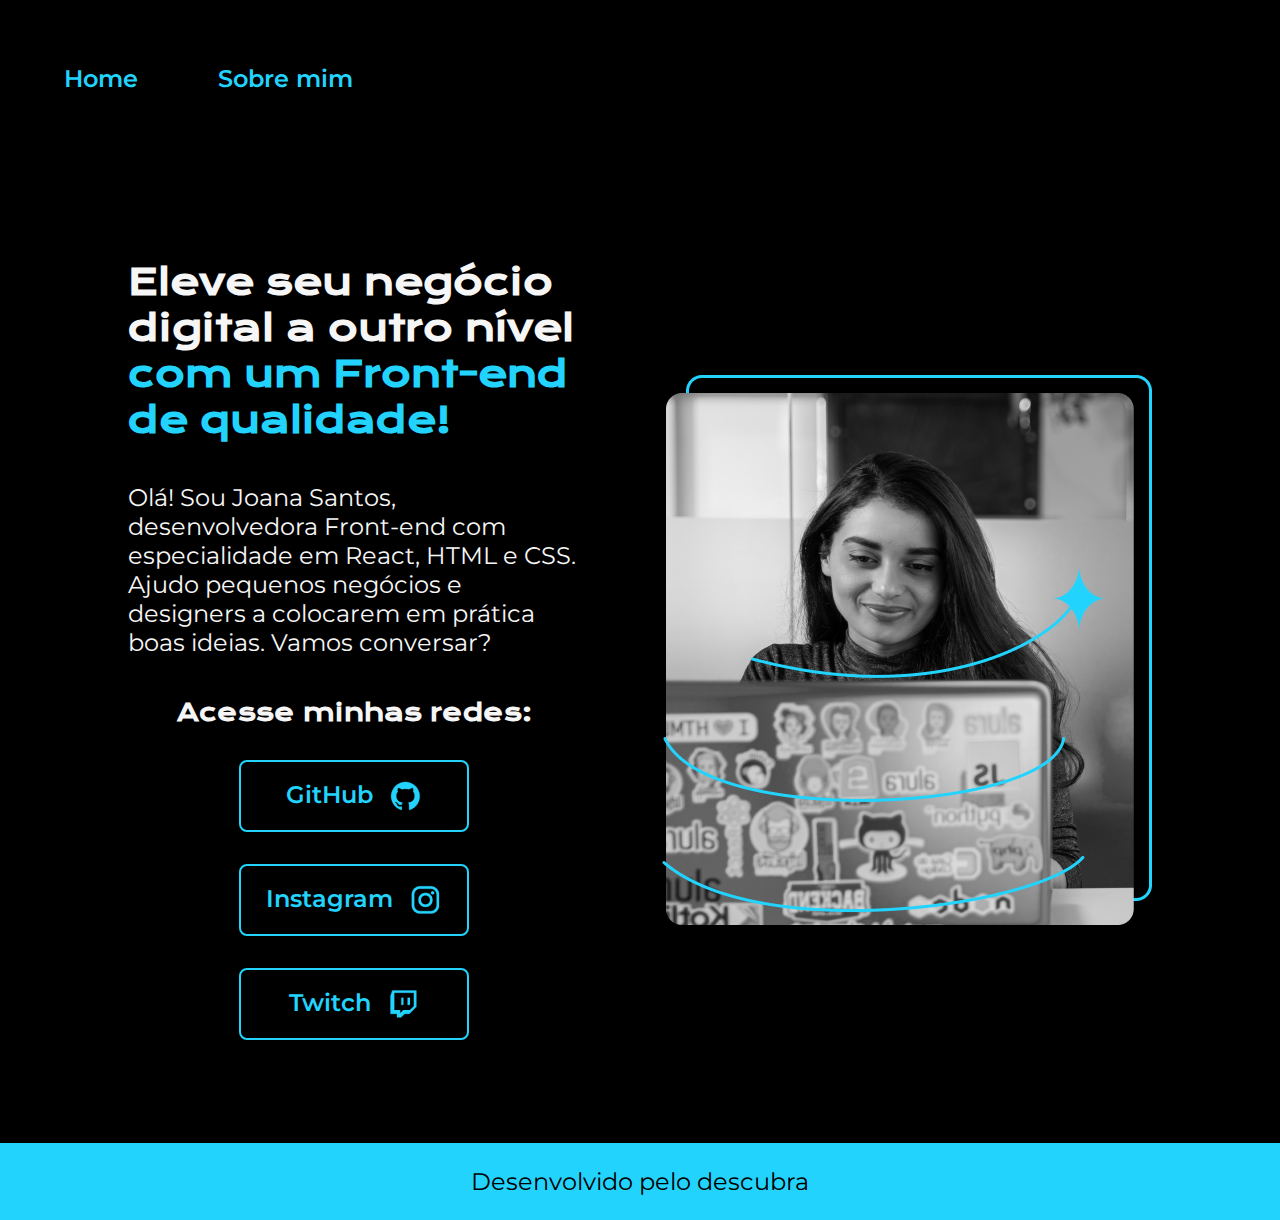
<file: index.html>
<!DOCTYPE html>
<html lang="pt-br">

<head>
    <meta charset="UTF-8">
    <meta http-equiv="X-UA-Compatible" content="IE=edge">
    <meta name="viewport" content="width=device-width, initial-scale=1.0">
    <title>Portifolio</title>
    <link rel="stylesheet" href="/Styles/style.css">
</head>

<body>
    <header class="cabecalho">
        <nav class="cabecalho__menu">
            <a class="cabecalho__menu__link" href="index.html">Home</a>
            <a class="cabecalho__menu__link" href="about.html">Sobre mim</a>
        </nav>
    </header>
    <main class="apresentacao">
        <section class="apresentacao__conteudo">
            <h1 class="apresentacao__conteudo__titulo">Eleve seu negócio digital a outro nível <strong 
            class="titulo-destaque">com um Front-end de qualidade!
            </strong></h1>
            <p class="apresentacao__conteudo__texto">Olá! Sou Joana Santos, desenvolvedora
            Front-end com especialidade em React, HTML e
            CSS. Ajudo pequenos negócios e designers a
            colocarem em prática boas ideias. Vamos
            conversar?</p>
            <div class="apresentacao__links">
                <h2 class="apresentacao__links__subtitulo"><strong>Acesse minhas redes:</strong></h2>
                <a class="apresentacao__links__navegacao" href="https://github.com/guilhermeonrails">GitHub
                    <img src="assets/github.png" alt="Logo do github">
                </a>
                <a class="apresentacao__links__navegacao" href="https://instagram.com/rafaballerini">Instagram
                    <img src="assets/instagram.png" alt="Logo do instagram">
                </a>
                <a class="apresentacao__links__navegacao" href="https://instagram.com/rafaballerini">Twitch
                    <img src="assets/twitch.png" alt="Logo da twitch">
                </a>
            </div>
        </section>
        <img class="apresentacao__imagem" src="Imagem.png" alt="Foto da Joana Santos programando">
    </main>
    <footer class="rodape">
        <p >Desenvolvido pelo descubra</p>
    </footer>
</body>

</html>
</file>
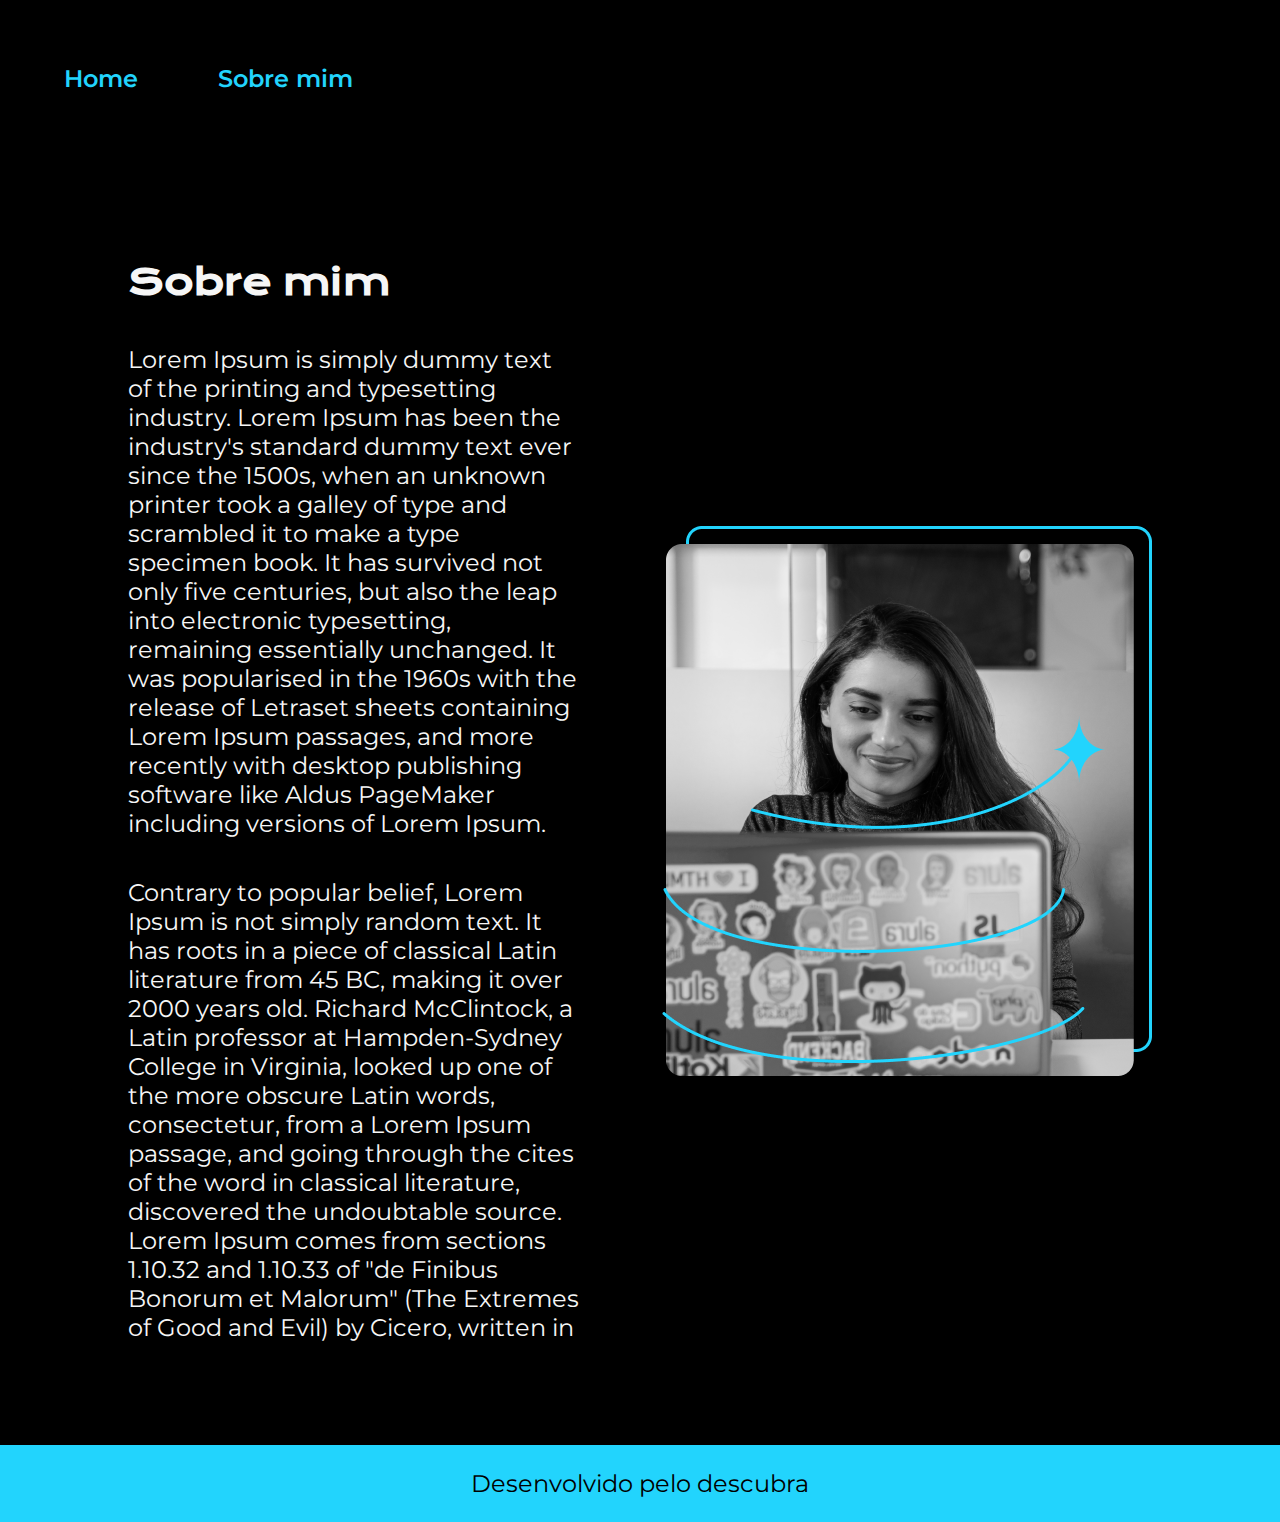
<file: about.html>
<!DOCTYPE html>
<html lang="pt-br">
<head>
    <meta charset="UTF-8">
    <meta http-equiv="X-UA-Compatible" content="IE=edge">
    <meta name="viewport" content="width=device-width, initial-scale=1.0">
    <title>Sobre mim</title>
    <link rel="stylesheet" href="/Styles/style.css">
</head>
    <body>
     <header class="cabecalho">
        <nav class="cabecalho__menu">
            <a class="cabecalho__menu__link" href="index.html">Home</a>
            <a class="cabecalho__menu__link" href="about.html">Sobre mim</a>
        </nav>
    </header>
     <main class="apresentacao">
        <section class="apresentacao__conteudo">
            <h1 class="apresentacao__conteudo__titulo">Sobre mim</h1>
            <p class="apresentacao__conteudo__texto">Lorem Ipsum is simply dummy text of the printing and typesetting industry. Lorem Ipsum has been the industry's standard dummy text ever since the 1500s, when an unknown printer took a galley of type and scrambled it to make a type specimen book. It has survived not only five centuries, but also the leap into electronic typesetting, remaining essentially unchanged. It was popularised in the 1960s with the release of Letraset sheets containing Lorem Ipsum passages, and more recently with desktop publishing software like Aldus PageMaker including versions of Lorem Ipsum.</p>
            <p class="apresentacao__conteudo__texto">Contrary to popular belief, Lorem Ipsum is not simply random text. It has roots in a piece of classical Latin literature from 45 BC, making it over 2000 years old. Richard McClintock, a Latin professor at Hampden-Sydney College in Virginia, looked up one of the more obscure Latin words, consectetur, from a Lorem Ipsum passage, and going through the cites of the word in classical literature, discovered the undoubtable source. Lorem Ipsum comes from sections 1.10.32 and 1.10.33 of "de Finibus Bonorum et Malorum" (The Extremes of Good and Evil) by Cicero, written in</p>
        </section>
        <img src="Imagem.png" alt="Foto da Joana Santos programando" class="tamanho-foto">
     </main>
      <footer class="rodape">
        <p >Desenvolvido pelo descubra</p>
    </footer>
    </body>
</html>
</file>
<file: Styles/style.css>
@import url('https://fonts.googleapis.com/css2?family=Krona+One&family=Montserrat:wght@400;600&display=swap');

:root {

    --cor-primaria: #000; 
    --cor-secundaria: #f6f6f6;
    --cor-terciaria: #22D4FD;
}

*{
    margin: 0;
    padding: 0;
}

body{
    /* height: 100vh; */
    box-sizing: border-box;
    background-color: var(--cor-primaria);
    color: var(--cor-secundaria);
}

.cabecalho {
    padding: 2%;
    padding: 0%;
    padding: 0%;
    padding: 5%;

}

.cabecalho__menu {
    display: flex;
    gap: 80px;

}

.cabecalho__menu__link {
    font-family: 'Montserrat' , sans-serif;
    font-size: 1.5rem;
    font-weight: 600;
    color: var(--cor-terciaria);
    text-decoration: none;
}

.titulo-destaque{
    color: var(--cor-terciaria);
}

.apresentacao{
    padding: 8% 10%;
    display: flex;
    align-items: center;
    justify-content: space-between;
    gap: 82px;
}
.apresentacao__conteudo{
    width: 50%;
    display: flex;
    flex-direction: column;
    gap: 40px;
}

.apresentacao__conteudo__titulo{
    font-size: 2.25rem;
    font-family: 'Krona One', sans-serif;
}

.apresentacao__conteudo__texto{
    font-size: 1.5rem;
    font-family: 'Montserrat', sans-serif;
}

.apresentacao__links{
    display: flex;
    flex-direction: column;
    justify-content: space-between;
    align-items: center;
    gap: 32px;
}

.apresentacao__links__navegacao {
   /* background-color: #22D4FD;*/
    display: flex;
    justify-content: center;
    gap: 16px;
    width: 50%;
    text-align: center;
    border-radius: 8px;
    border: 2px solid var(--cor-terciaria);
    font-size: 1.5rem;
    font-weight: 600;
    padding: 18px 0;
    text-decoration: none;
    color: var(--cor-terciaria);
    font-family: 'Montserrat', sans-serif;
}

.apresentacao__links__navegacao:hover {
    background-color: #272727;
}

.apresentacao__links__subtitulo {
    font-family: "krona one", sans-serif;
    font-weight: 400;
    font-size: 1.5rem;
}

.apresentacao__links__subtitulo:hover {
    font-weight: 600;
    font-size: 1.8rem;
}

.rodape {
    color: var(--cor-primaria);
    background-color:var(--cor-terciaria);
    padding: 24px;
    text-align: center;
    font-family: 'Montserrat', sans-serif;
    font-size: 1.5rem;
    font-weight: 400;
}

.apresentacao__imagem {
    width: 50%;
}

@media (max-width: 1200px) {

    .cabecalho {
        padding: 10%;
    }

    .cabecalho__menu {
        justify-content: center;
    }


    .apresentacao {
        flex-direction: column-reverse;
        padding: 5%;
    }

    .apresentacao__conteudo {
        width: auto;
    }

}
</file>
